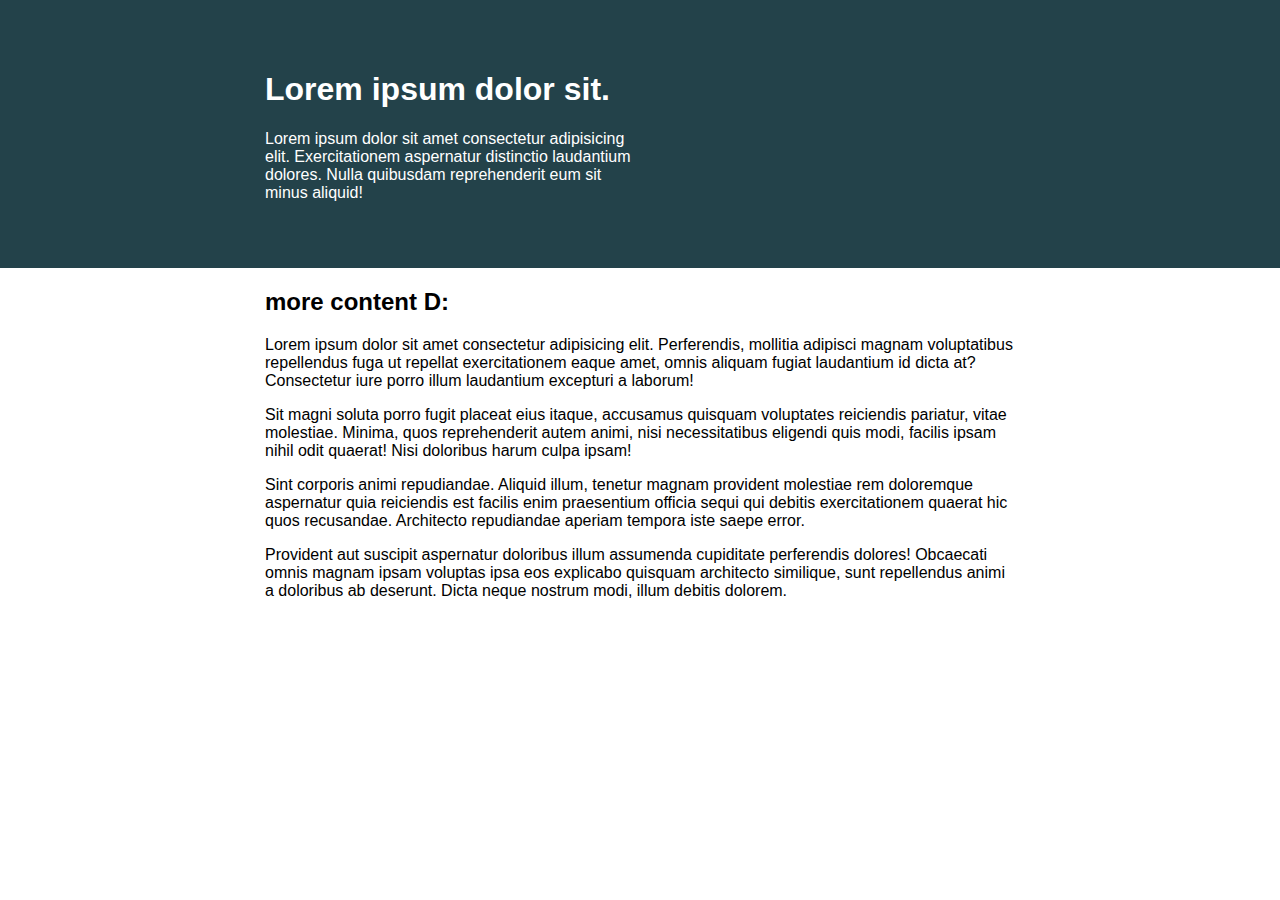
<file: challenge 01/index.html>
<!DOCTYPE html>
<html lang="en">
<head>
  <meta charset="UTF-8">
  <meta http-equiv="X-UA-Compatible" content="IE=edge">
  <meta name="viewport" content="width=device-width, initial-scale=1.0">
  <title>Document</title>
  <link rel="stylesheet" href="styles.css">
</head>
<body>
  
  <div class="intro">
    <div class="container">
      <div class="intro-content">
          <h1>Lorem ipsum dolor sit.</h1>
          <p>Lorem ipsum dolor sit amet consectetur adipisicing elit. Exercitationem aspernatur distinctio laudantium dolores. Nulla quibusdam reprehenderit eum sit minus aliquid!</p>
      </div>
    </div>
  </div>

<div class="container">
  <div class="content">
    <h2>more content D:</h2>
    <p>Lorem ipsum dolor sit amet consectetur adipisicing elit. Perferendis, mollitia adipisci magnam voluptatibus repellendus fuga ut repellat exercitationem eaque amet, omnis aliquam fugiat laudantium id dicta at? Consectetur iure porro illum laudantium excepturi a laborum!</p>
    <p>Sit magni soluta porro fugit placeat eius itaque, accusamus quisquam voluptates reiciendis pariatur, vitae molestiae. Minima, quos reprehenderit autem animi, nisi necessitatibus eligendi quis modi, facilis ipsam nihil odit quaerat! Nisi doloribus harum culpa ipsam!</p>
    <p>Sint corporis animi repudiandae. Aliquid illum, tenetur magnam provident molestiae rem doloremque aspernatur quia reiciendis est facilis enim praesentium officia sequi qui debitis exercitationem quaerat hic quos recusandae. Architecto repudiandae aperiam tempora iste saepe error.</p>
    <p>Provident aut suscipit aspernatur doloribus illum assumenda cupiditate perferendis dolores! Obcaecati omnis magnam ipsam voluptas ipsa eos explicabo quisquam architecto similique, sunt repellendus animi a doloribus ab deserunt. Dicta neque nostrum modi, illum debitis dolorem.</p>
  </div>
</div>
</body>
</html>
</file>
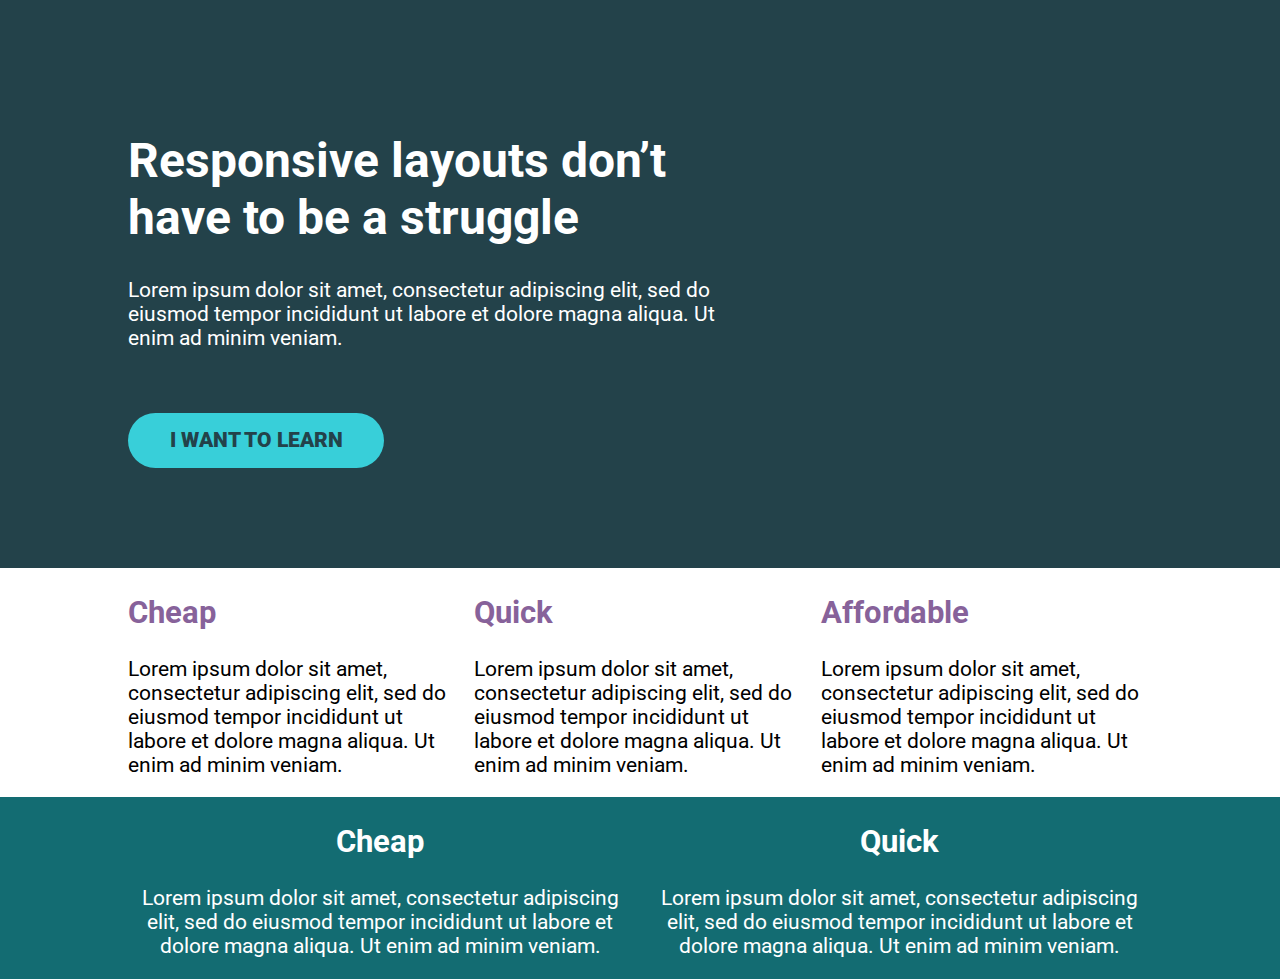
<file: challenge 02/index.html>
<!DOCTYPE html>
<html lang="en">
<head>
    <meta charset="UTF-8">
    <meta name="viewport" content="width=device-width, initial-scale=1.0">
    <title>Challenge time!</title>
    <link href="https://fonts.googleapis.com/css2?family=Roboto:wght@400;900&display=swap" rel="stylesheet"> 
    <link rel="stylesheet" href="styles.css">
</head>
<body>
    <div class="hero">
        <div class="container">
            <div class="hero__text">
                <h1>Responsive layouts don’t have to be a struggle</h1>
                <p>Lorem ipsum dolor sit amet, consectetur adipiscing elit, sed do eiusmod tempor incididunt ut labore et dolore magna aliqua. Ut enim ad minim veniam.</p>
                <a href="#" class="btn">I want to learn</a>
            </div>
        </div>
    </div>
    <div class="three-col">
        <div class="container row">
            <div class="col">
                <h2>Cheap</h2>
                <p>Lorem ipsum dolor sit amet, consectetur adipiscing elit, sed do eiusmod tempor incididunt ut labore et dolore magna aliqua. Ut enim ad minim veniam.</p>
            </div>
            <div class="col">
                <h2>Quick</h2>
                <p>Lorem ipsum dolor sit amet, consectetur adipiscing elit, sed do eiusmod tempor incididunt ut labore et dolore magna aliqua. Ut enim ad minim veniam.</p>
            </div>
            <div class="col">
                <h2>Affordable</h2>
                <p>Lorem ipsum dolor sit amet, consectetur adipiscing elit, sed do eiusmod tempor incididunt ut labore et dolore magna aliqua. Ut enim ad minim veniam.</p>
            </div>
        </div>
    </div>

    <div class="two-col">
        <div class="container row">
            <div class="col">
                <h2>Cheap</h2>
                <p>Lorem ipsum dolor sit amet, consectetur adipiscing elit, sed do eiusmod tempor incididunt ut labore et dolore magna aliqua. Ut enim ad minim veniam.</p>
            </div>
            <div class="col">
                <h2>Quick</h2>
                <p>Lorem ipsum dolor sit amet, consectetur adipiscing elit, sed do eiusmod tempor incididunt ut labore et dolore magna aliqua. Ut enim ad minim veniam.</p>
            </div>
        </div>
    </div>


</body>
</html>
</file>
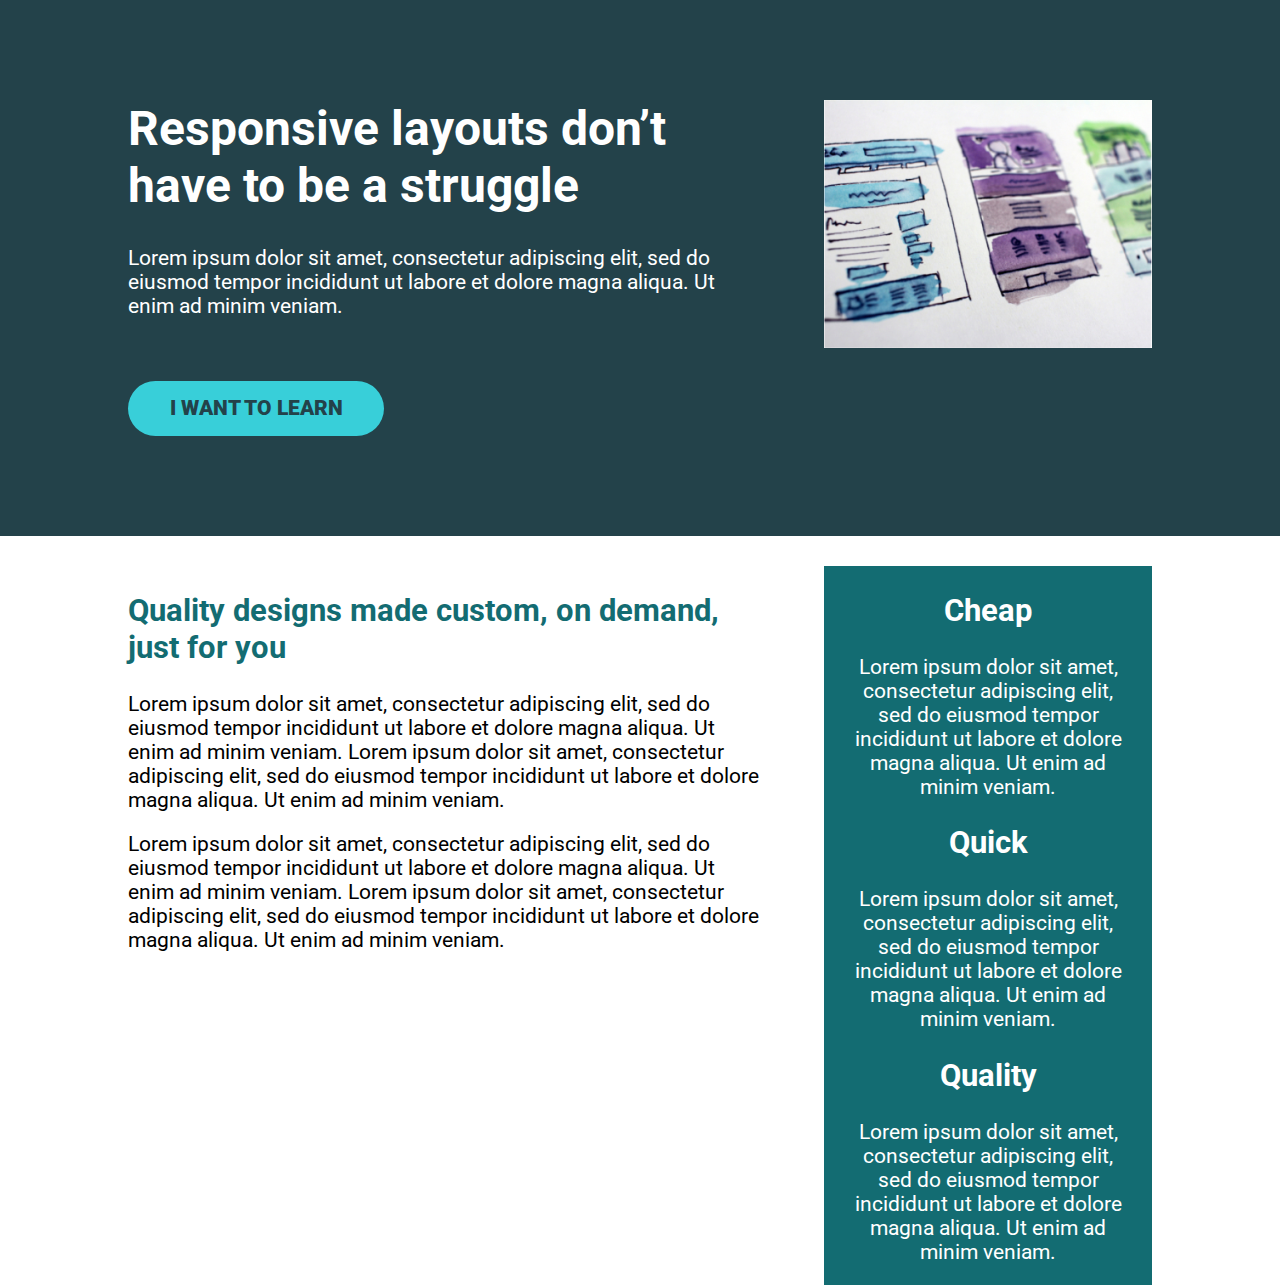
<file: challenge 03/index.html>
<!DOCTYPE html>
<html lang="en">
<head>
    <meta charset="UTF-8">
    <meta name="viewport" content="width=device-width, initial-scale=1.0">
    <title>Conquering Rsponsive Layouts</title>
    <link href="https://fonts.googleapis.com/css2?family=Roboto:wght@400;900&display=swap" rel="stylesheet"> 
    <link rel="stylesheet" href="style.css">
</head>
<body>
    <header class="hero">
        <div class="container row">
            <div class="hero__text">
                <h1>Responsive layouts don’t have to be a struggle</h1>
                <p>Lorem ipsum dolor sit amet, consectetur adipiscing elit, sed do eiusmod tempor incididunt ut labore et dolore magna aliqua. Ut enim ad minim veniam.</p>
                <a href="#" class="btn">I want to learn</a>
            </div>
            <!-- <img src="img/hero-img.jpg" alt=""> -->
            <div class="hero__img">
                <img src="img/hero-img.jpg" alt="">
            </div>
        </div>
    </header> 
    <main class="main">
        <div class="container row">
            <section class="primary-content">
                <h2 class="section-title">Quality designs made custom, on demand, just for you</h2>
                <p>Lorem ipsum dolor sit amet, consectetur adipiscing elit, sed do eiusmod tempor incididunt ut labore et dolore magna aliqua. Ut enim ad minim veniam. Lorem ipsum dolor sit amet, consectetur adipiscing elit, sed do eiusmod tempor incididunt ut labore et dolore magna aliqua. Ut enim ad minim veniam.
                </p>
                <p>
                    Lorem ipsum dolor sit amet, consectetur adipiscing elit, sed do eiusmod tempor incididunt ut labore et dolore magna aliqua. Ut enim ad minim veniam. Lorem ipsum dolor sit amet, consectetur adipiscing elit, sed do eiusmod tempor incididunt ut labore et dolore magna aliqua. Ut enim ad minim veniam.
                </p>
            </section>
            <aside class="sidebar">
                <div>
                    <h2 class="sidebar-title">Cheap</h2>
                    <p>Lorem ipsum dolor sit amet, consectetur adipiscing elit, sed do eiusmod tempor incididunt ut labore et dolore magna aliqua. Ut enim ad minim veniam.</p>
                </div>
                <div>
                    <h2 class="sidebar-title">Quick</h2>
                    <p>Lorem ipsum dolor sit amet, consectetur adipiscing elit, sed do eiusmod tempor incididunt ut labore et dolore magna aliqua. Ut enim ad minim veniam.</p>
                </div>
                <div>
                    <h2 class="sidebar-title">Quality</h2>
                    <p>Lorem ipsum dolor sit amet, consectetur adipiscing elit, sed do eiusmod tempor incididunt ut labore et dolore magna aliqua. Ut enim ad minim veniam.</p>
                </div>
            </aside>
        </div>
    </main>
</body>
</html>
</file>
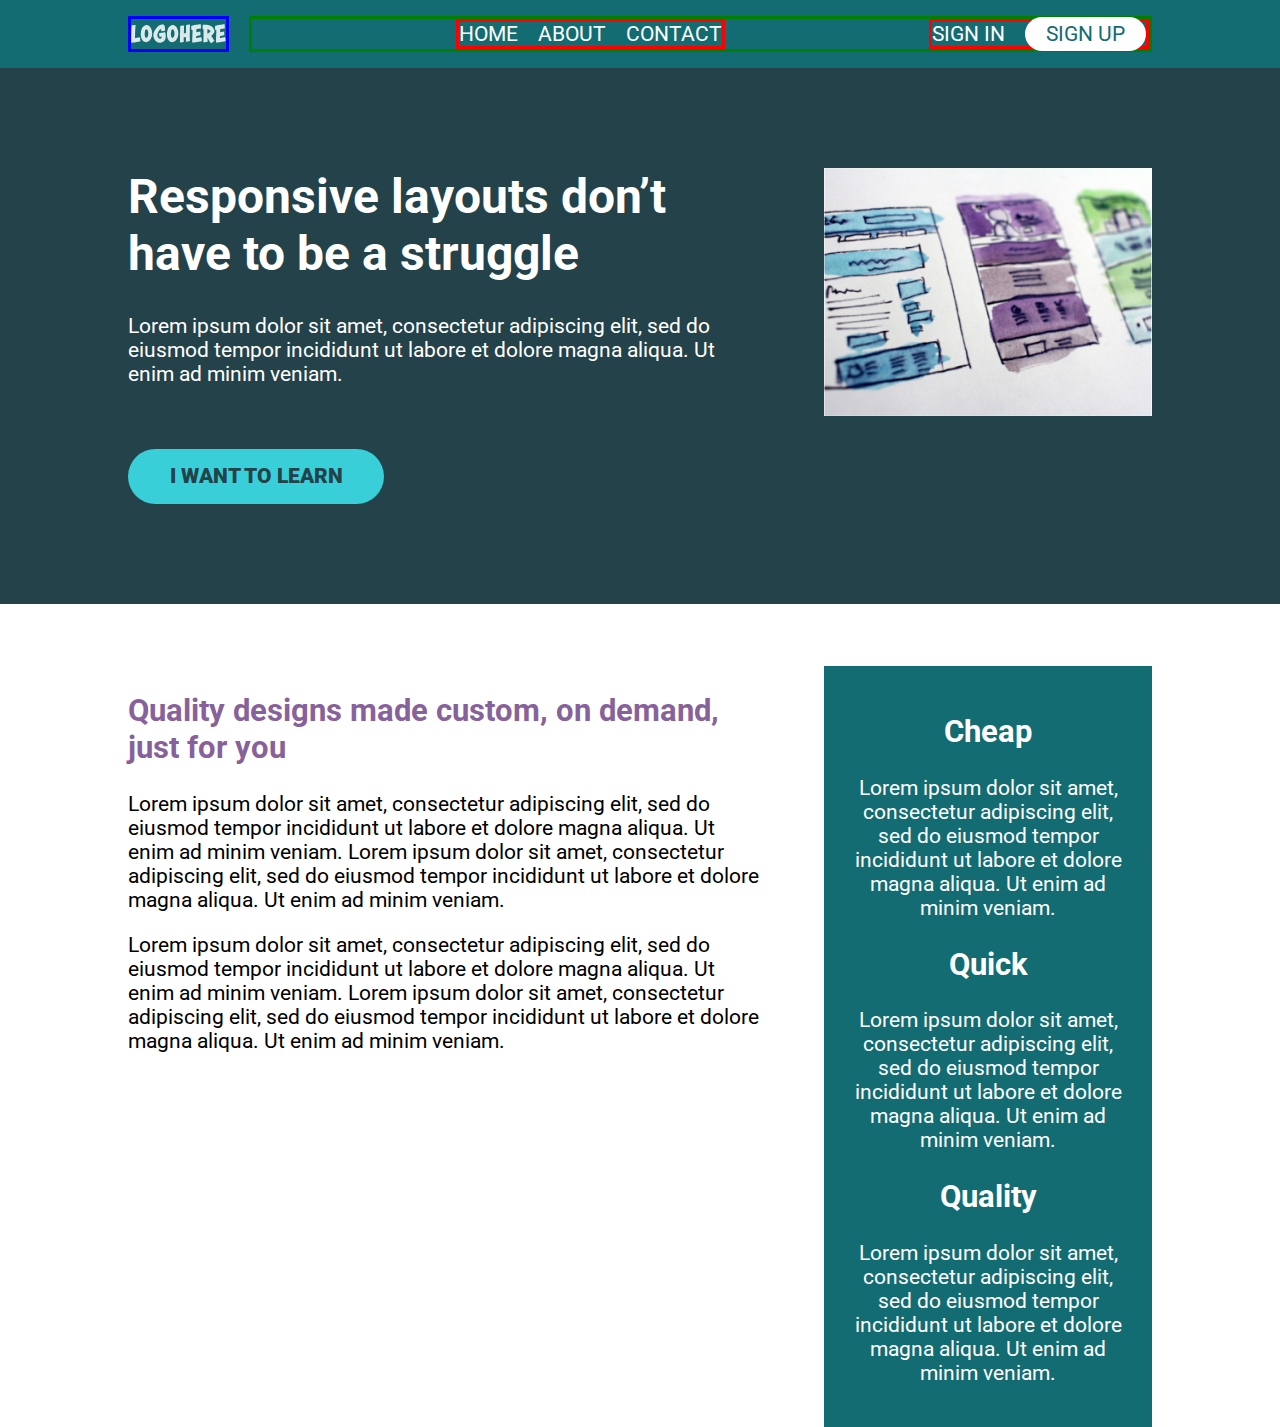
<file: challenge 04/index.html>
<!DOCTYPE html>
<html lang="en">
<head>
    <meta charset="UTF-8">
    <meta name="viewport" content="width=device-width, initial-scale=1.0">
    <title>Conquering Responsive Layouts</title>
    <link href="https://fonts.googleapis.com/css2?family=Roboto:wght@400;900&display=swap" rel="stylesheet"> 
    <link rel="stylesheet" href="style.css">
</head>
<body>
    <header>
        <div class="container row">
            <a class="logo" href="#">
                <img src="img/logo.svg" alt="">
            </a>
            <nav class="nav">
                <ul class="nav__list nav__list--primary">
                    <li class="nav__item"><a href="#" class="nav__link">Home</a></li>
                    <li class="nav__item"><a href="#" class="nav__link">About</a></li>
                    <li class="nav__item"><a href="#" class="nav__link">Contact</a></li>
                    <!-- <li class="nav__item"><a href="#" class="nav__link">Sign In</a></li>
                    <li class="nav__item"><a href="#" class="nav__link nav__link--button">Sign up</a></li> -->
                    <!-- <li class="nav__item nav__item--push-right"><a href="#" class="nav__link">Sign In</a></li>
                    <li class="nav__item"><a href="#" class="nav__link nav__link--button">Sign up</a></li>-->
                </ul>
                <ul class="nav__list nav__list--secondary">
                    <li class="nav__item"><a href="#" class="nav__link">Sign In</a></li>
                    <li class="nav__item"><a href="#" class="nav__link nav__link--button">Sign up</a></li>
                </ul>
            </nav>
        </div>
    </header>

    <section class="hero">
        <div class="container row">
            <div class="hero__text">
                <h1>Responsive layouts don’t have to be a struggle</h1>
                <p>Lorem ipsum dolor sit amet, consectetur adipiscing elit, sed do eiusmod tempor incididunt ut labore et dolore magna aliqua. Ut enim ad minim veniam.</p>
                <a href="#" class="btn">I want to learn</a>
            </div>
            <img src="img/hero-img.jpg" alt="UX design sketches" class="hero__img">
        </div>
    </section> 

    <main class="main container row">
            <section class="primary-content">
                <h2 class="section-title">Quality designs made custom, on demand, just for you</h2>
                <p>Lorem ipsum dolor sit amet, consectetur adipiscing elit, sed do eiusmod tempor incididunt ut labore et dolore magna aliqua. Ut enim ad minim veniam. Lorem ipsum dolor sit amet, consectetur adipiscing elit, sed do eiusmod tempor incididunt ut labore et dolore magna aliqua. Ut enim ad minim veniam.</p>
                <p>Lorem ipsum dolor sit amet, consectetur adipiscing elit, sed do eiusmod tempor incididunt ut labore et dolore magna aliqua. Ut enim ad minim veniam. Lorem ipsum dolor sit amet, consectetur adipiscing elit, sed do eiusmod tempor incididunt ut labore et dolore magna aliqua. Ut enim ad minim veniam.</p>
            </section>
            <aside class="sidebar">
                <h2 class="sidebar-title">Cheap</h2>
                <p>Lorem ipsum dolor sit amet, consectetur adipiscing elit, sed do eiusmod tempor incididunt ut labore et dolore magna aliqua. Ut enim ad minim veniam.</p>

                <h2 class="sidebar-title">Quick</h2>
                <p>Lorem ipsum dolor sit amet, consectetur adipiscing elit, sed do eiusmod tempor incididunt ut labore et dolore magna aliqua. Ut enim ad minim veniam.</p>

                <h2 class="sidebar-title">Quality</h2>
                <p>Lorem ipsum dolor sit amet, consectetur adipiscing elit, sed do eiusmod tempor incididunt ut labore et dolore magna aliqua. Ut enim ad minim veniam.</p>
            </aside>
    </main>

    

</body>
</html>
</file>
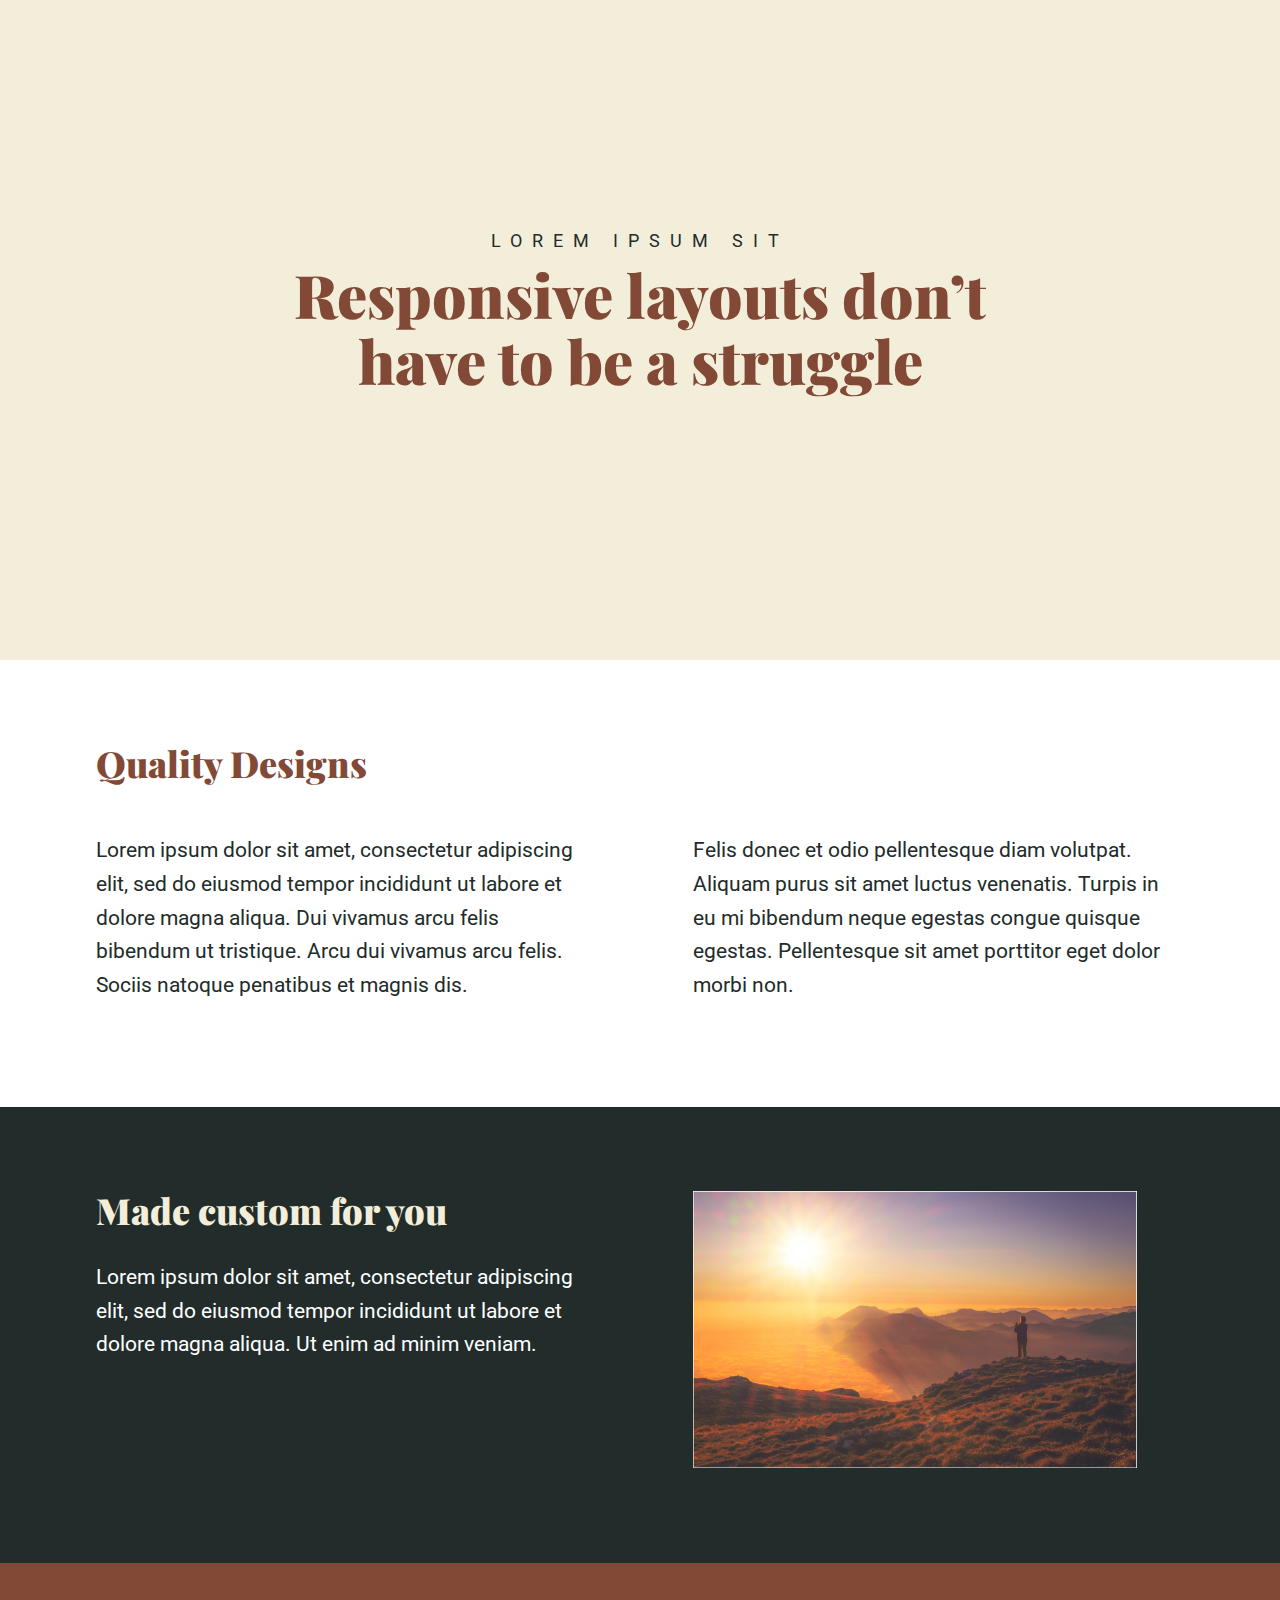
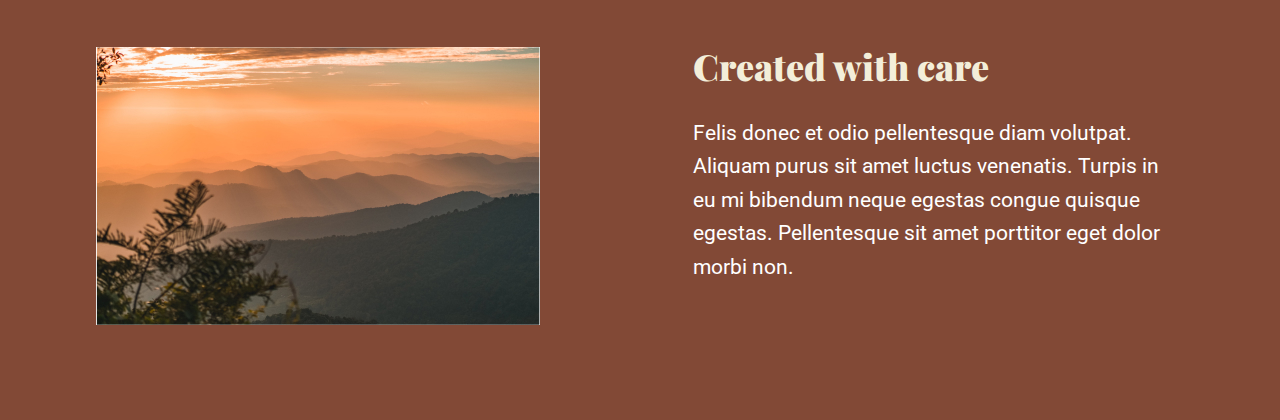
<file: challenge 07/index.html>
<!DOCTYPE html>
<html lang="en">
<head>
    <meta charset="UTF-8">
    <meta name="viewport" content="width=device-width, initial-scale=1.0">
    <title>Conquering Responsive Layouts</title>
    <link href="https://fonts.googleapis.com/css2?family=Playfair+Display:wght@900&family=Roboto:wght@300;400&display=swap" rel="stylesheet"> 
    <link rel="stylesheet" href="style.css">
</head>
<body>
    <section class="intro">
        <div class="container">
            <p class="intro__text">lorem ipsum sit</p>
            <h1 class="intro__title">Responsive layouts don’t<br>
            have to be a struggle</h1>

        </div>
    </section>

    <section class="section-two">
        <div class="container">
            <h2 class="section-title section-title--dark">Quality Designs</h2>
            <div class="row">
                <div class="col">
                    <p>Lorem ipsum dolor sit amet, consectetur adipiscing elit, sed do eiusmod tempor incididunt ut labore et dolore magna aliqua. Dui vivamus arcu felis bibendum ut tristique. Arcu dui vivamus arcu felis. Sociis natoque penatibus et magnis dis. </p>
                </div>
                <div class="col">
                    <p>Felis donec et odio pellentesque diam volutpat. Aliquam purus sit amet luctus venenatis. Turpis in eu mi bibendum neque egestas congue quisque egestas. Pellentesque sit amet porttitor eget dolor morbi non.</p>
                </div>
            </div>
        </div>
    </section>

    <section class="section-three">
        <div class="container row">
            <div class="col">
                <h2 class="section-title">Made custom for you</h2>
                <p>Lorem ipsum dolor sit amet, consectetur adipiscing elit, sed do eiusmod tempor incididunt ut labore et dolore magna aliqua. Ut enim ad minim veniam.</p>
            </div>
            <div class="col">
                <img src="img/image-01.jpg" alt="a sunset over a mountain range">
            </div>
        </div>
    </section>

    <section class="section-four">
        <div class="container row">
            <div class="col">
                <img src="img/image-02.jpg" alt="a sunset over a mountain range with tree branches in the foreground">
            </div>
            <div class="col">
                <h2 class="section-title">Created with care</h2>
                <p>Felis donec et odio pellentesque diam volutpat. Aliquam purus sit amet luctus venenatis. Turpis in eu mi bibendum neque egestas congue quisque egestas. Pellentesque sit amet porttitor eget dolor morbi non.</p>
            </div>
        </div>
    </section>
</body>
</html>
</file>
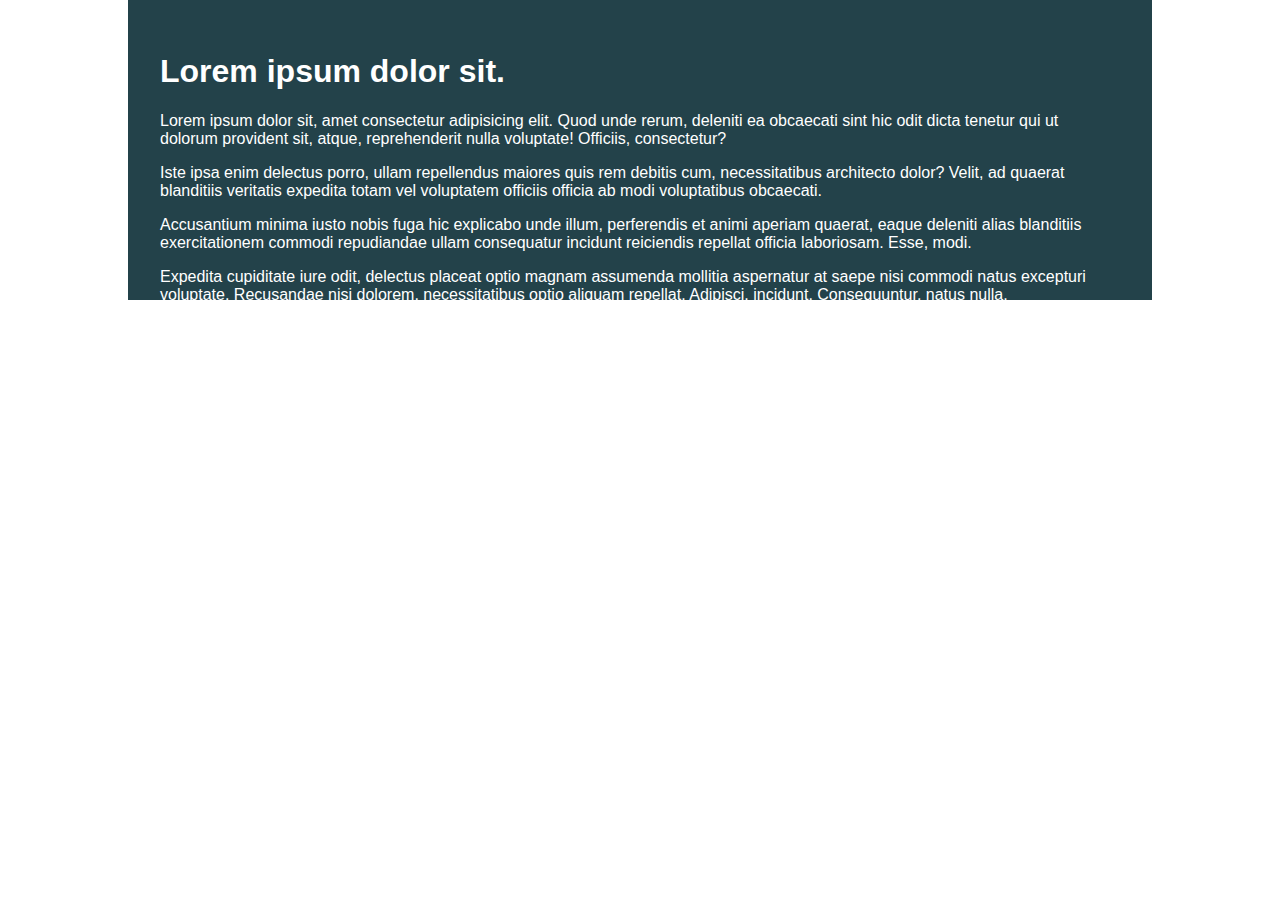
<file: exercise 01 - percentages vs fixed-width/challenge1.html>
<!DOCTYPE html>
<html lang="en">
<head>
  <meta charset="UTF-8">
  <meta http-equiv="X-UA-Compatible" content="IE=edge">
  <meta name="viewport" content="width=device-width, initial-scale=1.0">
  <title>Document</title>
  <link rel="stylesheet" href="challenge1.css">
</head>
<body>
    <div class="container">
        <div class="intro-content">
            <h1>Lorem ipsum dolor sit.</h1>
            <p>Lorem ipsum dolor sit, amet consectetur adipisicing elit. Quod unde rerum, deleniti ea obcaecati sint hic
                odit dicta tenetur qui ut dolorum provident sit, atque, reprehenderit nulla voluptate! Officiis,
                consectetur?</p>
            <p>Iste ipsa enim delectus porro, ullam repellendus maiores quis rem debitis cum, necessitatibus architecto
                dolor? Velit, ad quaerat blanditiis veritatis expedita totam vel voluptatem officiis officia ab modi
                voluptatibus obcaecati.</p>
            <p>Accusantium minima iusto nobis fuga hic explicabo unde illum, perferendis et animi aperiam quaerat, eaque
                deleniti alias blanditiis exercitationem commodi repudiandae ullam consequatur incidunt reiciendis
                repellat officia laboriosam. Esse, modi.</p>
            <p>Expedita cupiditate iure odit, delectus placeat optio magnam assumenda mollitia aspernatur at saepe nisi
                commodi natus excepturi voluptate. Recusandae nisi dolorem, necessitatibus optio aliquam repellat.
                Adipisci, incidunt. Consequuntur, natus nulla.</p>
        </div>
    </div>
</body>
</html>
</file>
<file: challenge 01/styles.css>
* {
  box-sizing: border-box;
}

body {
  margin: 0;
  font-family: sans-serif;
}

.container {
  width: 80%;
  max-width: 750px;
  margin: 0 auto;
}

.intro {
  background: #23424a;
  color: white;
  padding: 50px 0;
}

.intro-content {
  width: 50%;
}
</file>
<file: challenge 02/styles.css>
*, *::before, *::after {
    box-sizing: border-box;
}

body {
    margin: 0;
    font-family: 'Roboto', sans-serif;
    font-size: 1.3rem;
}

h1 {
    font-size: 3rem;
}

.container {
    width: 80%;
    max-width: 1100px;
    margin: 0 auto;
}

.row {
    /* display: flex => flex container */
    display: flex;

    /* can't use yet */
    /* gap: 100px; */
}

.col {
    /* these are now flex items */
    width: 100%;
}

.col + .col {
    margin-left:15px;
}

.three-col h2 {
    color:#87629A;
}

.two-col {
    text-align:center;
    background-color:#136C72;
    color:white;
}

.hero {
    padding: 100px 0;
    background-color: #23424A;
    color: #FFF;
}

.hero__text {
    width: 60%;
}

.hero p {
    margin-bottom: 3em;
}

.btn {
    display: inline-block;
    text-decoration: none;
    text-transform: uppercase; 
    color: #23424A;
    font-weight: 900;
    background-color: #38CFD9;
    padding: .75em 2em;
    border-radius: 100px;
}

.btn:hover,
.btn:focus {
    opacity: .75; 
}
</file>
<file: challenge 03/style.css>
*, *::before, *::after {
    box-sizing: border-box;
}

body {
    margin: 0;
    font-family: 'Roboto', sans-serif;
    font-size: 1.3rem;
}

img {
    max-width: 100%;
}

h1 {
    font-size: 3rem;
    margin-top: 0;
}

.container {
    width: 80%;
    max-width: 1100px;
    margin: 0 auto;
}

.row {
    display: flex;
    justify-content: space-between;
}

.col {
    width: 100%;
}

.col + .col {
    margin-left: 30px;
}

.hero {
    padding: 100px 0;
    background-color: #23424A;
    color: #FFF;
}

.hero__text,
.primary-content { 
    width: 62%;
}

.hero__img,
.sidebar {
    width: 32%;
}

.hero p {
    margin-bottom: 3em;
}

.section-title {
    color: #136C72;
}

.sidebar-title {

}

.sidebar {
    background-color:#136C72;
    color:white;
    margin-left:20px;
    text-align:center;
    padding:0 20px;
}

main {
    margin-top:30px;
}

.btn {
    display: inline-block;
    text-decoration: none;
    text-transform: uppercase; 
    color: #23424A;
    font-weight: 900;
    background-color: #38CFD9;
    padding: .75em 2em;
    border-radius: 100px;
}

.btn:hover,
.btn:focus {
    opacity: .75; 
}
</file>
<file: challenge 04/style.css>
*, *::before, *::after {
    box-sizing: border-box;
}

body {
    margin: 0;
    font-family: 'Roboto', sans-serif;
    font-size: 1.3rem;
}

img {
    max-width: 100%;
}

h1 {
    font-size: 3rem;
    margin-top: 0;
}

.section-title {
    color: #87629A;
}

.btn {
    display: inline-block;
    text-decoration: none;
    text-transform: uppercase; 
    color: #23424A;
    font-weight: 900;
    background-color: #38CFD9;
    padding: .75em 2em;
    border-radius: 100px;
}

.btn:hover,
.btn:focus {
    opacity: .75; 
}

.container {
    width: 80%;
    max-width: 1100px;
    margin: 0 auto;
}

.row {
    display: flex;
    justify-content: space-between;
}

.col {
    /* these are now flex items */
    width: 100%;
}

.col + .col {
    margin-left: 30px;
}


header {
    background: #136c72;
    padding: 16px 0;
}

.nav__list {
    margin: 0;
    padding: 0;
    list-style: none;
    display:flex;
    border: solid 3px red;
}

.nav__list--primary {
    margin: 0 auto;
}
.nav__item + .nav__item {
    margin-left:20px;
}

.nav__item--push-right {
    margin-left: auto;
}

.logo {
    display:flex;
    justify-content: center;
    align-items: center;
    margin-right:20px;
    border: solid 3px blue;
}

.nav {
    display:flex;
    justify-content: space-between;
    width:100%;
    border: solid 3px green;
}

.nav__link {
    color: #fff;
    text-decoration: none;
    text-transform: uppercase;
}

.nav__link--button {
    background: #fff;
    color: #136c72;
    padding: .25em 1em;
    border-radius: 10em;
}

.nav__link:hover {
    opacity: .75;
}


.hero {
    padding: 100px 0;
    background-color: #23424A;
    color: #FFF;
}

.hero__text { 
    width: 62%;
}

.hero__img {
    width: 32%;
    align-self: flex-start;
}

.hero p {
    margin-bottom: 3em;
}

.main {
    margin-top: 3em;
}

.primary-content {
    width: 62%;
}

.sidebar {
    width: 32%;
    padding: 1em;
    text-align: center;
    color: #fff;
    background-color: #136c72;
}
</file>
<file: challenge 07/style.css>
*, *::before, *::after {
    box-sizing: border-box;
}

/* 

font-family: 'Roboto', sans-serif;
font-family: 'Playfair Display', serif;

*/

body {
    margin: 0;
    font-family: 'Roboto', sans-serif;
    font-size: 1.3125rem;
    line-height: 1.6;
    color: #222C2A;
}

img {
    max-width: 100%;
}

h1, h2 {
    font-family: 'Playfair Display', serif;
    font-weight: 900;
    margin-top: 0;
    line-height: 1.1;
}

section {
    padding: 4em 0;
}

.container {
    width: 85%;
    margin: 0 auto;
    max-width: 1128px;
}

.section-title {
    font-size: 2.25rem;
    color: #F3EED9;
}

.section-title--dark {
    color: #824936;
}

.intro {
    background: #F3EED9;
    text-align: center;
    color: #824936;
    min-height: 660px;

    display: flex;
    align-items: center;
}

.intro__text {
    text-transform: uppercase;
    letter-spacing: 10px;
    font-size: 1.125rem;
    color: #222C2A;
    margin: 0 0 .25em;
}

.intro__title {
    font-size: 3rem;
}

.section-three {
    background-color: #222C2A;
    color: #fff;
}

.section-four {
    background-color: #824936;
    color: #fff;
}

@media (min-width: 800px) {
    .row {
        display: flex;
    }

    .col {
        width: 100%;
    }

    .col + .col {
        margin-left: 5em;
    }

    .intro__title {
        font-size: 3.75rem;
    }
}
</file>
<file: exercise 01 - percentages vs fixed-width/challenge1.css>
* {
  box-sizing: border-box;
}

body {
  margin: 0;
  font-family: sans-serif;
}

.container {
  background: #23424a;
  color: white;

  width: 80%;
  margin: 0 auto;

  padding: 2em;
  height: 300px;
}
</file>
